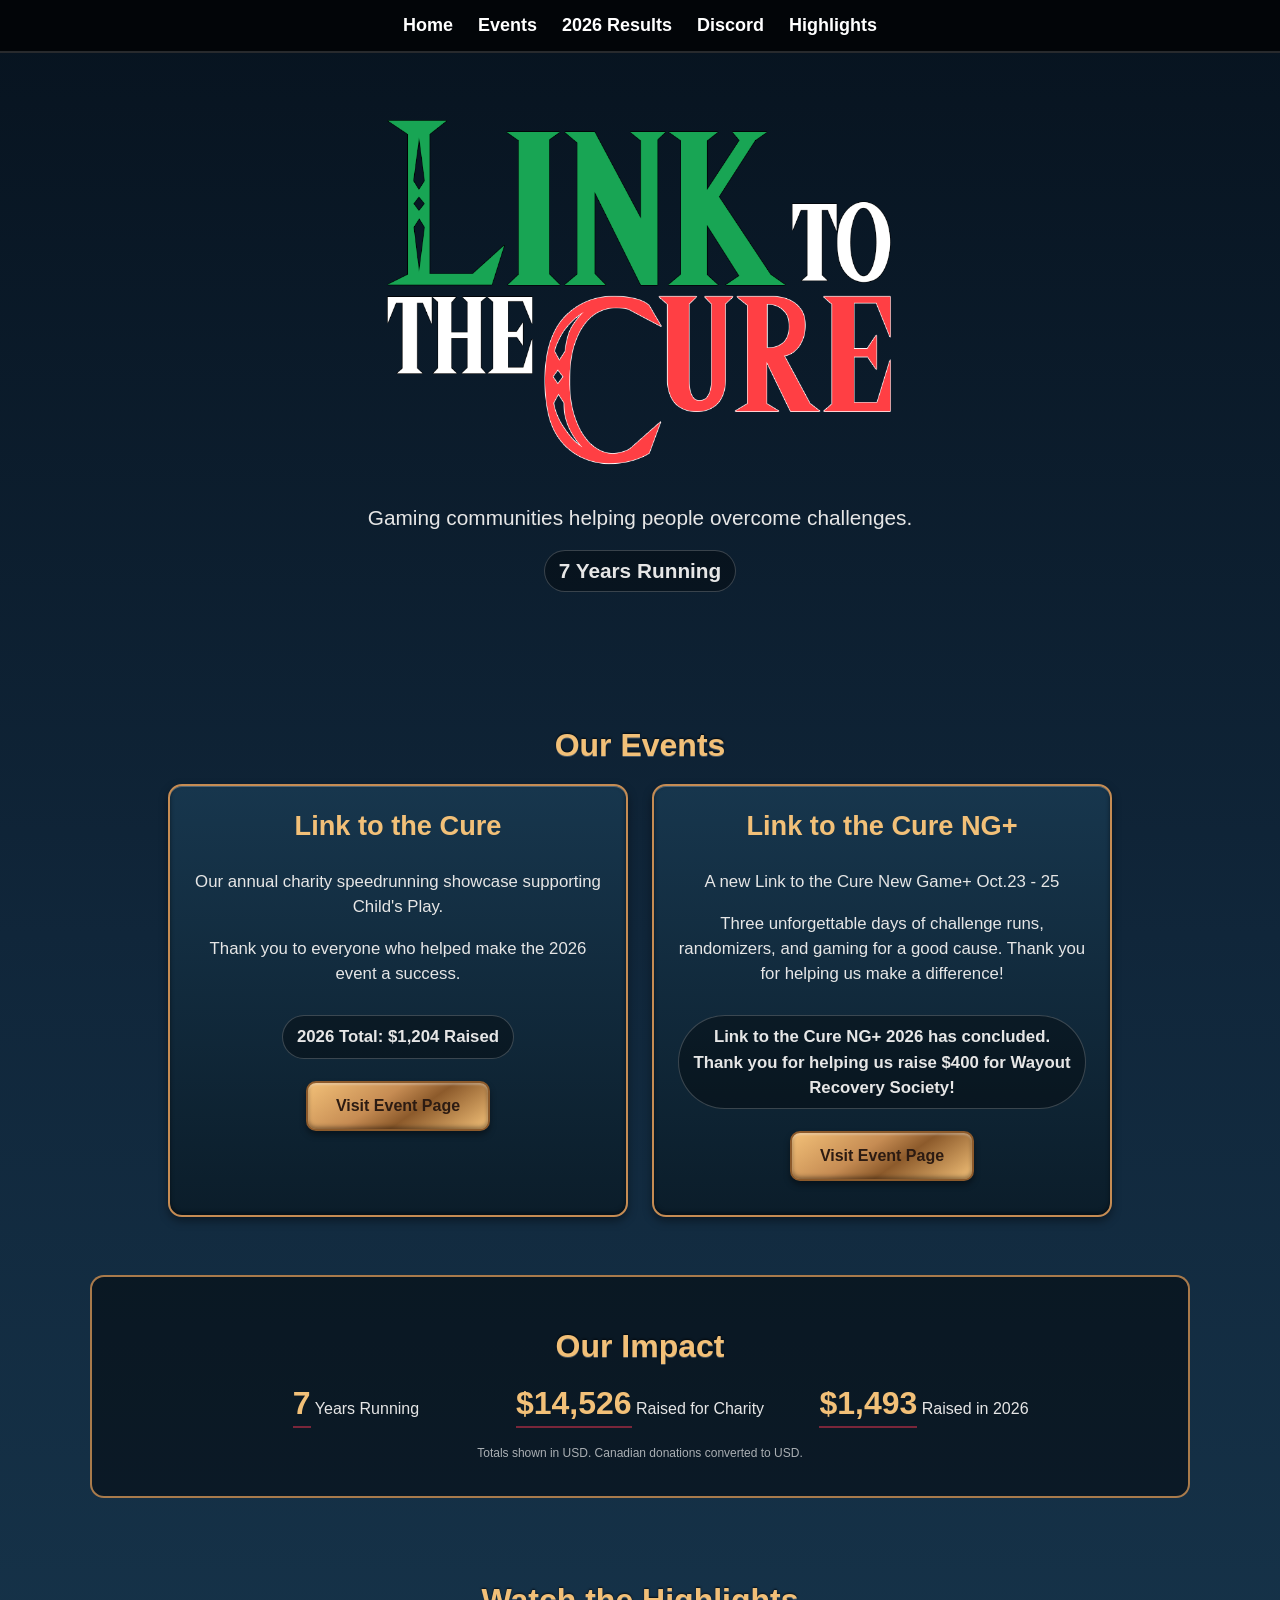
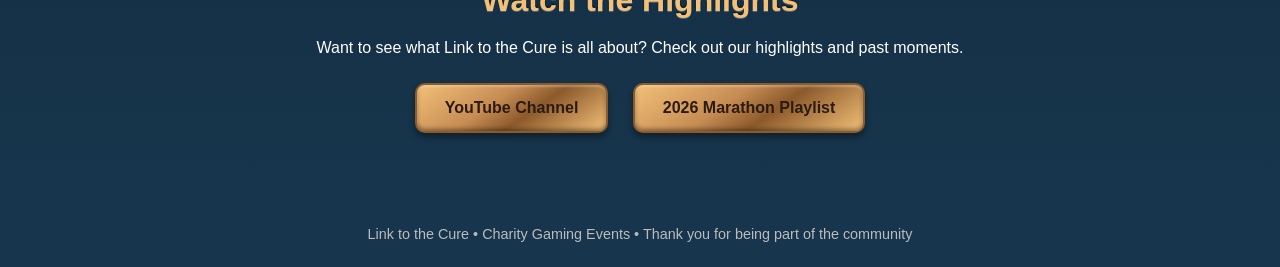
<file: index.html>
<!DOCTYPE html>
<html lang="en">
<head>
  <meta charset="UTF-8" />
  <meta name="viewport" content="width=device-width, initial-scale=1.0" />

  <!----<title>Link to the Cure</title>----->

  <link rel="icon" type="image/png" href="8-bitheart.png">
  <link rel="stylesheet" href="home.css">
</head>

<body>

  <nav class="navbar">
    <a href="index.html">Home</a>
    <a href="#events">Events</a>
    <a href="results.html">2026 Results</a>
    <a href="https://discord.gg/Wd9zp66AXA" target="_blank">Discord</a>
    <a href="https://www.youtube.com/@linktothecure4130" target="_blank">Highlights</a>
  </nav>

  <header class="hero">
    <img src="lttc_logonew.png" alt="Link to the Cure Logo" class="hero-logo">

    <!-----<h1>Link to the Cure</h1>----->

    <p>
      Gaming communities helping people overcome challenges.
    </p>

    <p class="status">
      7 Years Running
    </p>
  </header>

  <section id="events" class="section">
    <h2>Our Events</h2>

    <div class="event-grid">

      <div class="event-card">
        <h3>Link to the Cure</h3>

        <p>
          Our annual charity speedrunning showcase supporting Child's Play.
        </p>

        <p>
          Thank you to everyone who helped make the 2026 event a success.
        </p>

        <p class="status">
          2026 Total: $1,204 Raised
        </p>

        <a class="button" href="LttC.html">
          Visit Event Page
        </a>
      </div>

      <div class="event-card">
        <h3>Link to the Cure NG+</h3>

        <p>
          A new Link to the Cure New Game+ Oct.23 - 25 
        </p>

        <p>
          Three unforgettable days of challenge runs, randomizers, and gaming for a good cause. Thank you for helping us make a difference!
        </p>

        <p class="status" id="countdown">
         Loading countdown...
        </p>
        <br>
        <a class="button" href="LttCng.html">
          Visit Event Page
        </a>
        <br>
      </div>

    </div>
  </section>
  
     <section class="section impact-box">
  <h2>Our Impact</h2>

  <div class="impact-stats">

    <div class="stat">
      <strong>7</strong>
      <span>Years Running</span>
    </div>

    <div class="stat">
      <strong>$14,526</strong>
      <span>Raised for Charity</span>
    </div>

    <div class="stat">
      <strong>$1,493</strong>
      <span>Raised in 2026</span>
    </div>

  </div>
       <p style="font-size: 0.75rem; opacity: 0.65; text-align: center; margin-top: 18px;">
  Totals shown in USD. Canadian donations converted to USD.
</p>
  </section>

  <section class="section">
  <h2>Watch the Highlights</h2>

  <p>
    Want to see what Link to the Cure is all about? Check out our highlights and past moments.
  </p>

  <a class="button"
     href="https://www.youtube.com/@linktothecure4130"
     target="_blank">
     YouTube Channel
  </a>

  <a class="button"
     href="https://www.youtube.com/watch?v=FhYnPRK4gg8&list=PLbw2-9IN8sBh_thA6vPGCFg4bxZFXJS-E"
     target="_blank">
     2026 Marathon Playlist
  </a>

</section>

  <footer>
    Link to the Cure • Charity Gaming Events • Thank you for being part of the community
  </footer>

<!-- ===== NG+ EVENT COUNTDOWN ===== -->
<script>
    const eventDate = new Date("2026-10-23T17:00:00-04:00").getTime();

    function updateCountdown() {
        const now = new Date().getTime();
        const distance = eventDate - now;

        if (distance <= 0) {
            document.getElementById("countdown").innerHTML =
               "Link to the Cure NG+ 2026 has concluded. Thank you for helping us raise $400 for Wayout Recovery Society!";
            return;
        }

        const days = Math.floor(distance / (1000 * 60 * 60 * 24));
        const hours = Math.floor((distance / (1000 * 60 * 60)) % 24);
        const minutes = Math.floor((distance / (1000 * 60)) % 60);

        document.getElementById("countdown").innerHTML =
            `${days} days, ${hours} hours, ${minutes} minutes`;
    }

    updateCountdown();
    setInterval(updateCountdown, 60000);
</script>
<!-- ===== END NG+ EVENT COUNTDOWN ===== -->

</body>
</html>
  
</body>
</html>
</file>
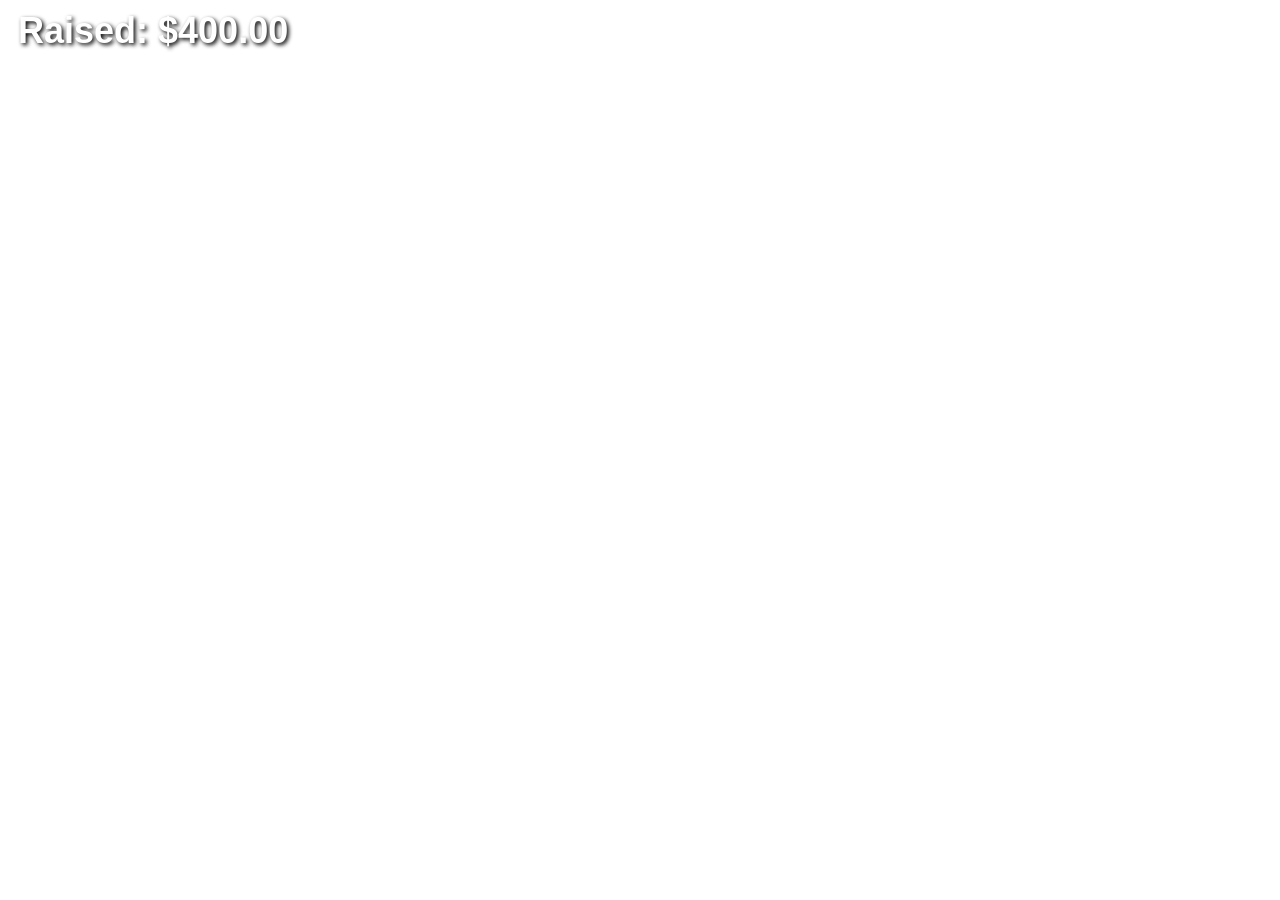
<file: donation-counter.html>
<!DOCTYPE html>
<html lang="en">
<head>
  <meta charset="UTF-8">
  <meta name="viewport" content="width=device-width, initial-scale=1.0">
  <title>Link to the Cure Donation Counter</title>

  <style>
    html, body {
      margin: 0;
      padding: 0;
      background: transparent;
      overflow: hidden;
    }

    body {
      font-family: Arial, sans-serif;
      color: white;
    }

    #counter {
      display: inline-block;
      padding: 10px 18px;
      font-size: 36px;
      font-weight: bold;
      text-shadow: 2px 2px 4px black;
      white-space: nowrap;
    }
  </style>
</head>

<body>
  <div id="counter">Loading donations...</div>

  <script>
    async function updateDonations() {
      try {
        const response = await fetch(
          'donation-total.json?t=' + Date.now(),
          { cache: 'no-store' }
        );

        if (!response.ok) {
          throw new Error('Unable to load donation total');
        }

        const data = await response.json();

        const formatted = Number(data.total).toLocaleString(
          'en-CA',
          {
            style: 'currency',
            currency: 'CAD'
          }
        );

        document.getElementById('counter').textContent =
          'Raised: ' + formatted;

      } catch (error) {
        console.error('Donation counter update failed:', error);
      }
    }

    updateDonations();

    setInterval(updateDonations, 30000);
  </script>
</body>
</html>
</file>
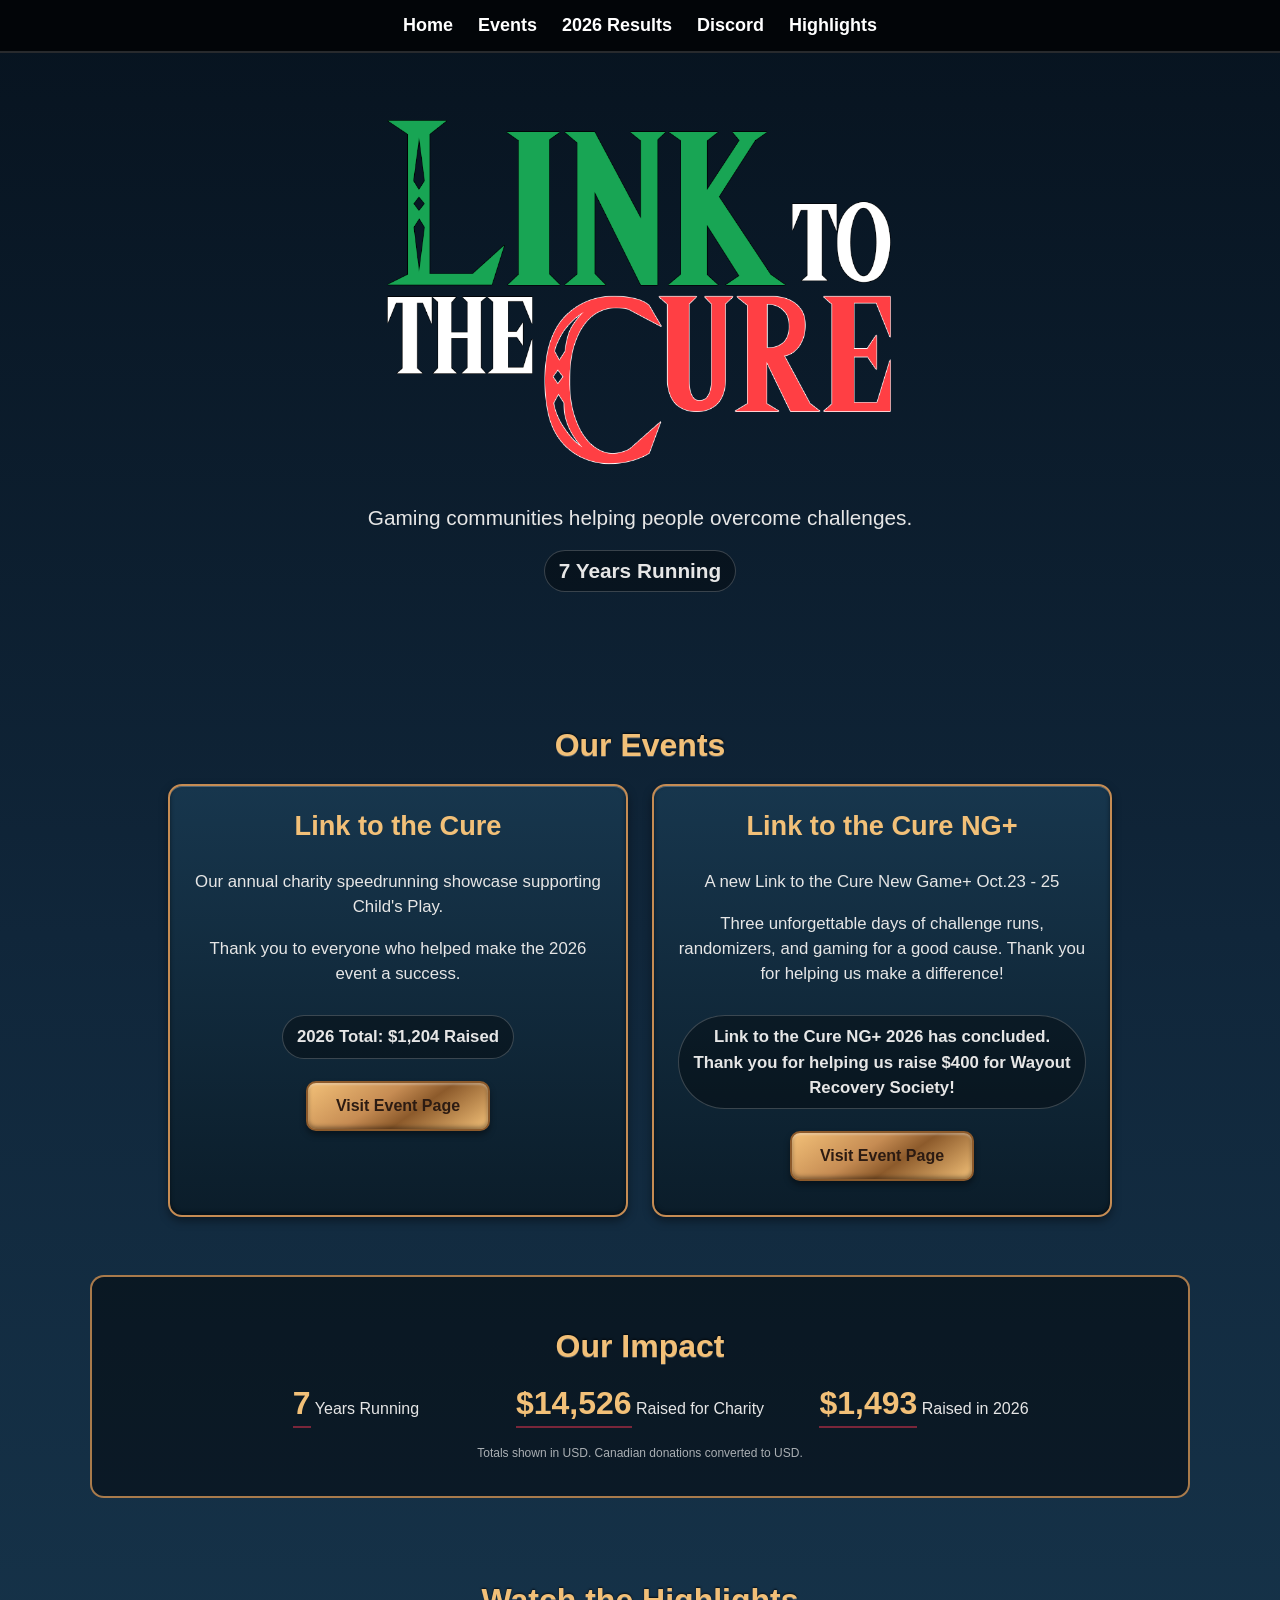
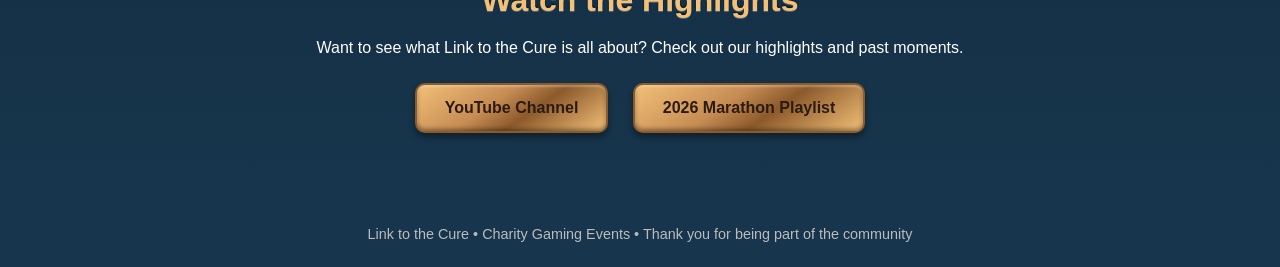
<file: index-test.html>
<!DOCTYPE html>
<html lang="en">
<head>
  <meta charset="UTF-8" />
  <meta name="viewport" content="width=device-width, initial-scale=1.0" />

  <!----<title>Link to the Cure</title>----->

  <link rel="icon" type="image/png" href="8-bitheart.png">
  <link rel="stylesheet" href="home.css">
</head>

<body>

  <nav class="navbar">
    <a href="index.html">Home</a>
    <a href="#events">Events</a>
    <a href="results.html">2026 Results</a>
    <a href="https://discord.gg/Wd9zp66AXA" target="_blank">Discord</a>
    <a href="https://www.youtube.com/@linktothecure4130" target="_blank">Highlights</a>
  </nav>

  <header class="hero">
    <img src="lttc_logonew.png" alt="Link to the Cure Logo" class="hero-logo">

    <!-----<h1>Link to the Cure</h1>----->

    <p>
      Gaming communities helping people overcome challenges.
    </p>

    <p class="status">
      7 Years Running
    </p>
  </header>

  <section id="events" class="section">
    <h2>Our Events</h2>

    <div class="event-grid">

      <div class="event-card">
        <h3>Link to the Cure</h3>

        <p>
          Our annual charity speedrunning showcase supporting Child's Play.
        </p>

        <p>
          Thank you to everyone who helped make the 2026 event a success.
        </p>

        <p class="status">
          2026 Total: $1,204 Raised
        </p>

        <a class="button" href="LttC.html">
          Visit Event Page
        </a>
      </div>

      <div class="event-card">
        <h3>Link to the Cure NG+</h3>

        <p>
          A new Link to the Cure New Game+ Oct.23 - 25 
        </p>

        <p>
          Three unforgettable days of challenge runs, randomizers, and gaming for a good cause. Thank you for helping us make a difference!
        </p>

        <p class="status" id="countdown">
         Loading countdown...
        </p>
        <br>
        <a class="button" href="LttCng.html">
          Visit Event Page
        </a>
        <br>
      </div>

    </div>
  </section>
  
     <section class="section impact-box">
  <h2>Our Impact</h2>

  <div class="impact-stats">

    <div class="stat">
      <strong>7</strong>
      <span>Years Running</span>
    </div>

    <div class="stat">
      <strong>$14,526</strong>
      <span>Raised for Charity</span>
    </div>

    <div class="stat">
      <strong>$1,493</strong>
      <span>Raised in 2026</span>
    </div>

  </div>
       <p style="font-size: 0.75rem; opacity: 0.65; text-align: center; margin-top: 18px;">
  Totals shown in USD. Canadian donations converted to USD.
</p>
  </section>

  <section class="section">
  <h2>Watch the Highlights</h2>

  <p>
    Want to see what Link to the Cure is all about? Check out our highlights and past moments.
  </p>

  <a class="button"
     href="https://www.youtube.com/@linktothecure4130"
     target="_blank">
     YouTube Channel
  </a>

  <a class="button"
     href="https://www.youtube.com/watch?v=FhYnPRK4gg8&list=PLbw2-9IN8sBh_thA6vPGCFg4bxZFXJS-E"
     target="_blank">
     2026 Marathon Playlist
  </a>

</section>

  <footer>
    Link to the Cure • Charity Gaming Events • Thank you for being part of the community
  </footer>

<!-- ===== NG+ EVENT COUNTDOWN ===== -->
<script>
    const eventDate = new Date("2026-10-23T17:00:00-04:00").getTime();

    function updateCountdown() {
        const now = new Date().getTime();
        const distance = eventDate - now;

        if (distance <= 0) {
            document.getElementById("countdown").innerHTML =
               "Link to the Cure NG+ 2026 has concluded. Thank you for helping us raise $400 for Wayout Recovery Society!";
            return;
        }

        const days = Math.floor(distance / (1000 * 60 * 60 * 24));
        const hours = Math.floor((distance / (1000 * 60 * 60)) % 24);
        const minutes = Math.floor((distance / (1000 * 60)) % 60);

        document.getElementById("countdown").innerHTML =
            `${days} days, ${hours} hours, ${minutes} minutes`;
    }

    updateCountdown();
    setInterval(updateCountdown, 60000);
</script>
<!-- ===== END NG+ EVENT COUNTDOWN ===== -->

</body>
</html>
  
</body>
</html>
</file>
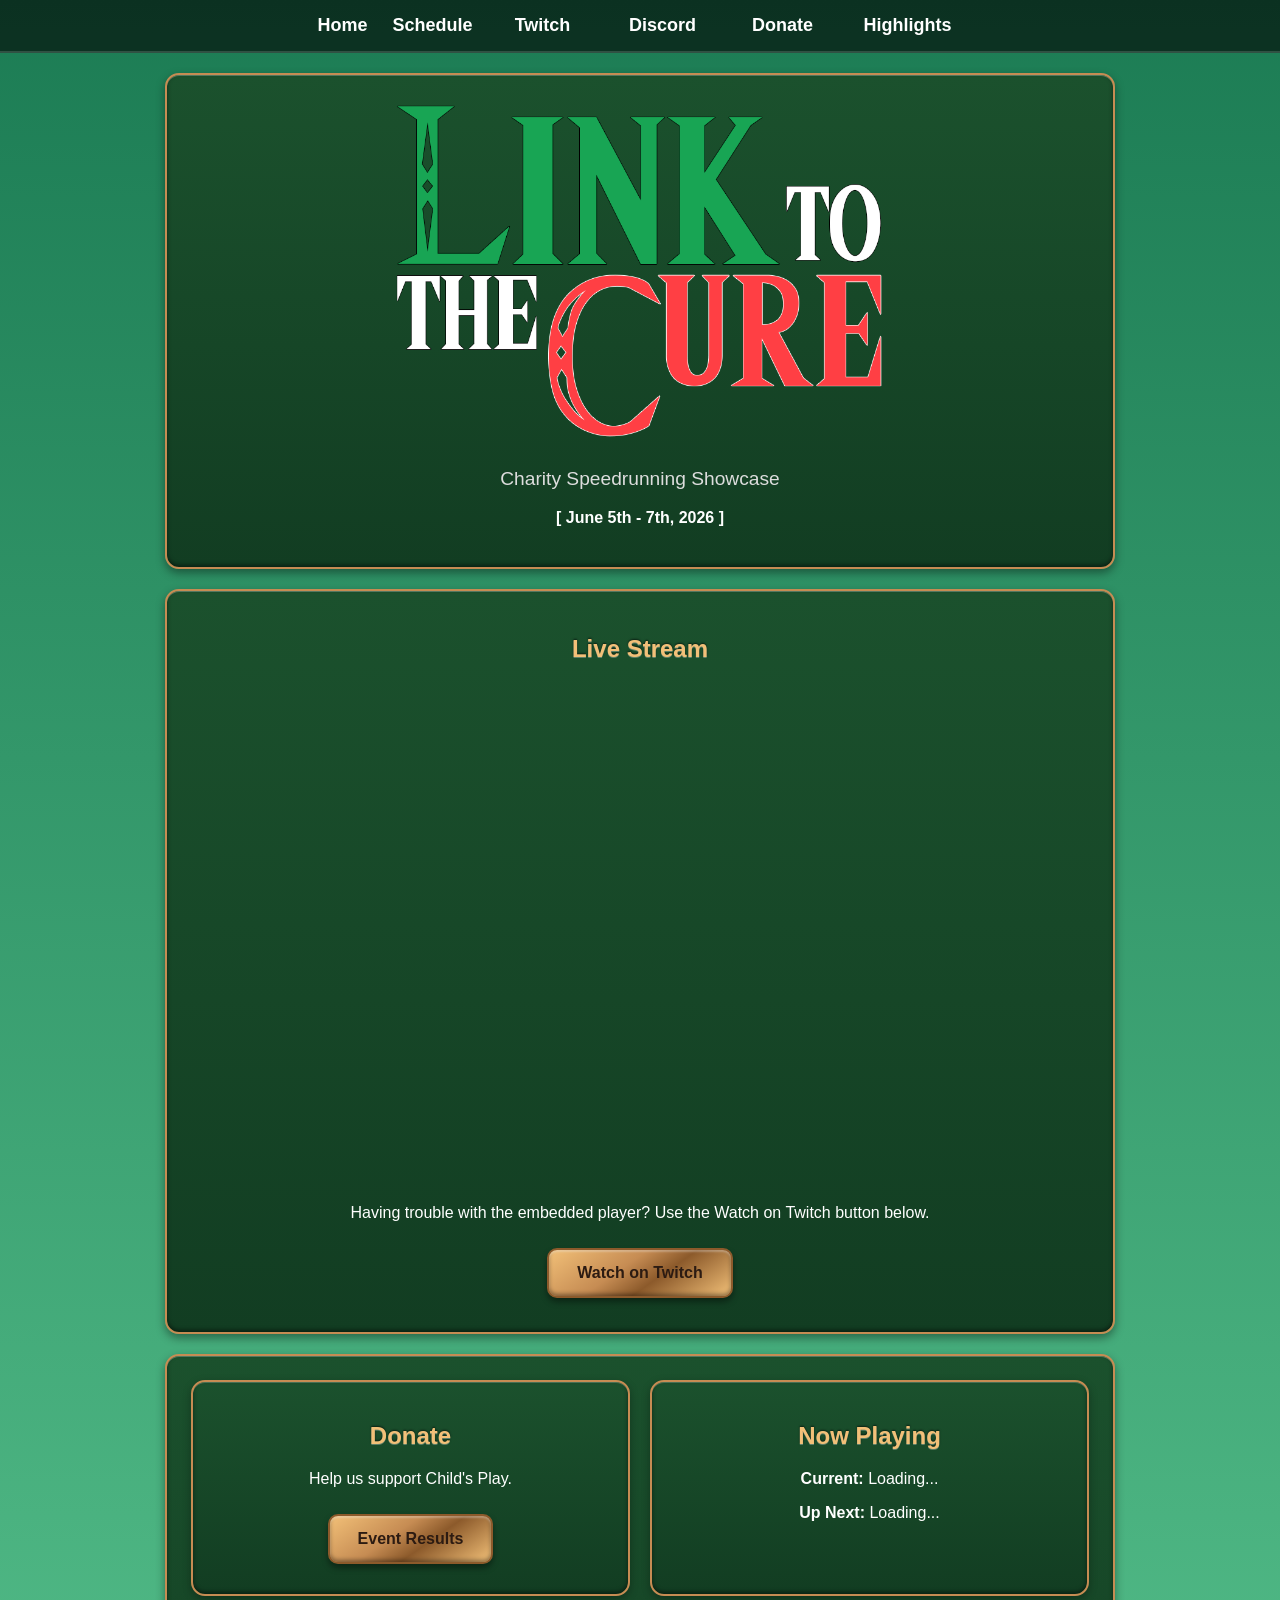
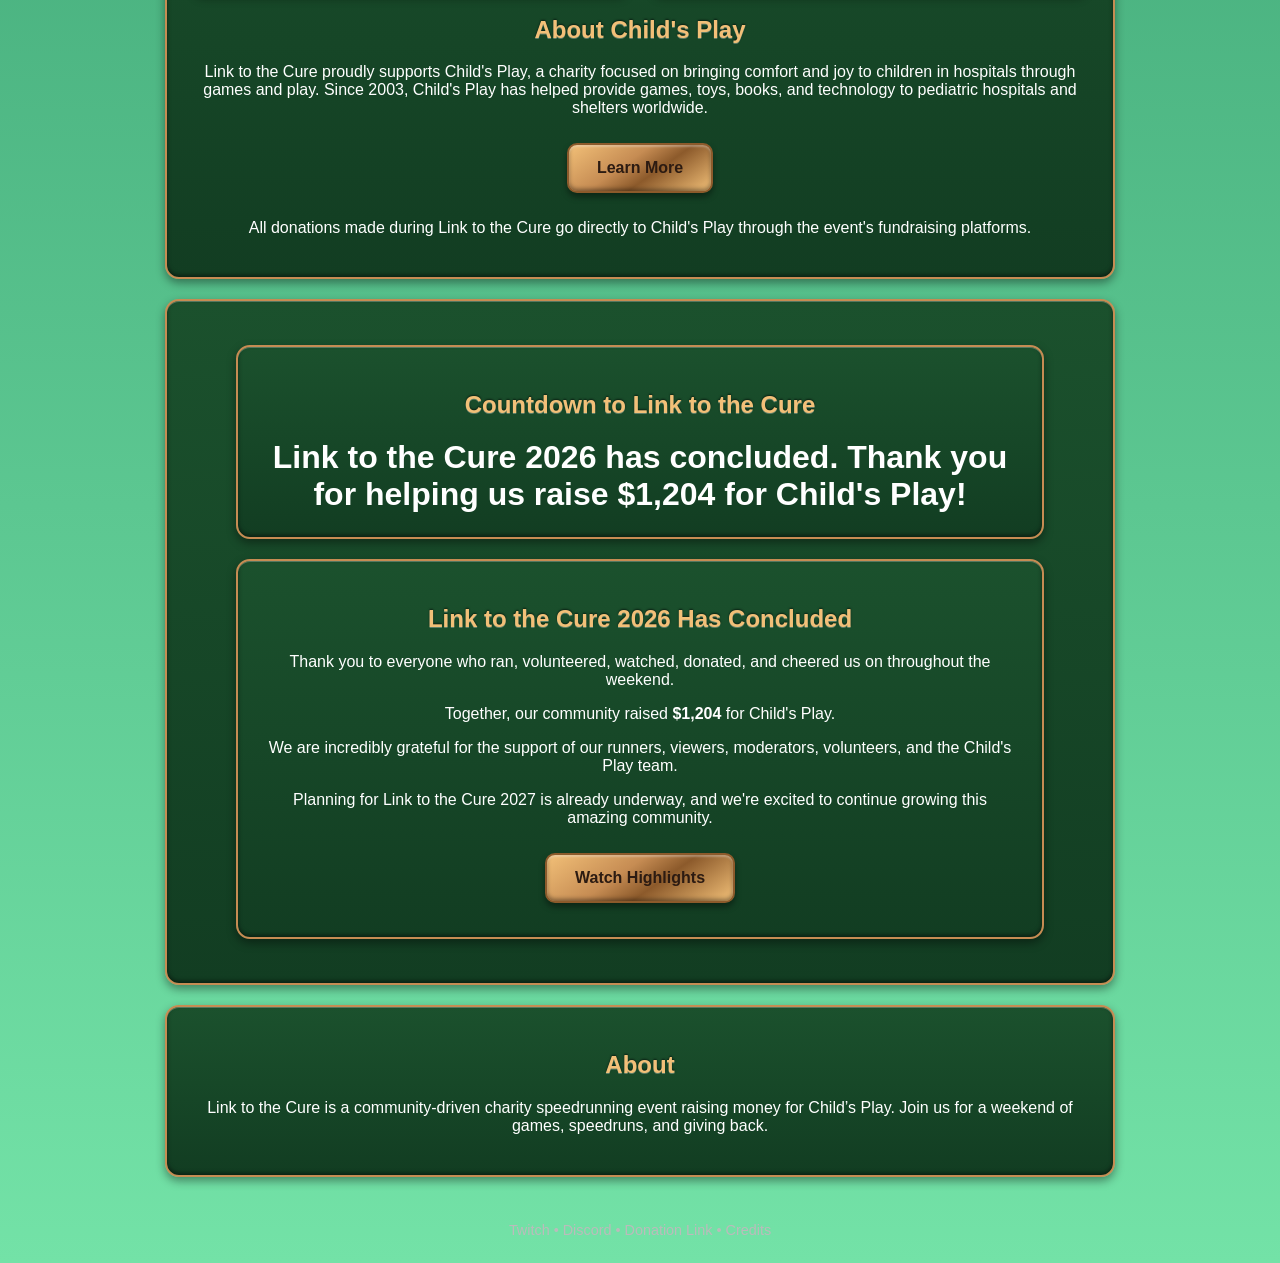
<file: LttC.html>
<!DOCTYPE html>
<html lang="en">
<head>
  <!-- Google tag (gtag.js) -->
<script async src="https://www.googletagmanager.com/gtag/js?id=G-DKDGR9PYD3"></script>
<script>
  window.dataLayer = window.dataLayer || [];
  function gtag(){dataLayer.push(arguments);}
  gtag('js', new Date());
  gtag('config', 'G-DKDGR9PYD3');
</script>

  <link rel="stylesheet" href="event.css">
  <meta charset="UTF-8" />
  <meta name="viewport" content="width=device-width, initial-scale=1.0" />
  <!-----<title>Link to the Cure</title>------>
<link rel="icon" type="image/png" href="8-bitheart.png">
 
</head>

<body>
  <nav class="navbar">
  <a href="index.html">Home</a>
  <a href="#schedule">Schedule</a>
<a href="https://twitch.tv/linktothecure"
   class="twitch-link"
   target="_blank">

    <span class="link-text">
        Twitch
    </span>

    <span class="twitch-icon">
        <img src="twitch-icon.png" alt="Twitch">
    </span>

</a>
</a>
    <a href="https://discord.gg/Wd9zp66AXA"
   class="discord-link"
   target="_blank">

    <span class="link-text">
        Discord
    </span>

    <span class="discord-icon">
        <img src="discord-icon.png" alt="Discord">
    </span>

</a>
  <a href="results.html"
   class="donate-link"
   target="_blank">

    <span class="link-text">
        Donate
    </span>

    <span class="donate-icon">
        <img src="childsplay-icon.png" alt="Donate">
    </span>

</a>
    <a href="https://www.youtube.com/@linktothecure4130"
   class="youtube-link"
   target="_blank">

    <span class="link-text">Highlights</span>

    <span class="youtube-icon">
        <span class="youtube-pill">▶</span>
    </span>

</a>
  </nav>
  <section class="box">
  <img src="lttc_logonew.png" alt="Link to the Cure Logo" class="logo">

  <p class="tagline">Charity Speedrunning Showcase</p>
  <p><strong>[ June 5th - 7th, 2026 ]</strong></p>
  </section>

  <section class="box">
    <h2>Live Stream</h2>

    <div class="stream-wrapper">
      <iframe
      src="https://player.twitch.tv/?channel=linktothecure&parent=linktothecure.org&parent=linktothecure.github.io"
      width="100%"
      height="480"
      allowfullscreen="true"
      scrolling="no"
      frameborder="0">
      </iframe>
    </div>
  <p class="small-note">
  Having trouble with the embedded player? Use the Watch on Twitch button below.
  </p>
    <a class="button" href="https://twitch.tv/linktothecure" target="_blank">
      Watch on Twitch
    </a>
  </section>

  <section class="box">

  <div class="two-column">

    <div class="small-box">
      <h2>Donate</h2>

      <p>Help us support Child's Play.</p>

      <a class="button"
         href="results.html"
         target="_blank">
         Event Results
      </a>
    </div>

    <div class="small-box">
      <h2>Now Playing</h2>

      <p><strong>Current:</strong>
        <span id="now-game">Loading...</span>
      </p>

      <p><strong>Up Next:</strong>
        <span id="next-game">Loading...</span>
      </p>
    </div>

  </div>

  <div class="charity-info">

    <h2>About Child's Play</h2>

    <p>
      Link to the Cure proudly supports Child's Play, a charity focused on bringing comfort and joy to children in hospitals through games and play. Since 2003,
      Child's Play has helped provide games, toys, books, and technology
      to pediatric hospitals and shelters worldwide.
    </p>

    <a class="button"
       href="https://childsplaycharity.org/site/about"
       target="_blank">
       Learn More
    </a>
    <p class="disclaimer">
      All donations made during Link to the Cure go directly to Child's Play through the event's fundraising platforms.
    </p>
  </div>

</section>

<section id="schedule">
  <section class="box">

  <section class="box countdown-box">
  <h2>Countdown to Link to the Cure</h2>
  <div id="countdown">Loading...</div>
  </section>
    
  <div class="box">

  <h2>Link to the Cure 2026 Has Concluded</h2>

  <p>
    Thank you to everyone who ran, volunteered, watched, donated, and cheered us on throughout the weekend.
  </p>

  <p>
    Together, our community raised <strong>$1,204</strong> for Child's Play.
  </p>

  <p>
    We are incredibly grateful for the support of our runners, viewers, moderators, volunteers, and the Child's Play team.
  </p>

  <p>
    Planning for Link to the Cure 2027 is already underway, and we're excited to continue growing this amazing community.
  </p>

  <a class="button"
     href="https://www.youtube.com/@linktothecure4130"
     target="_blank">
     Watch Highlights
  </a>

</div>
  </section>

  <section class="box">
    <h2>About</h2>
    <p>
      Link to the Cure is a community-driven charity speedrunning event
      raising money for Child’s Play. Join us for a weekend of games,
      speedruns, and giving back.
    </p>
  </section>

  <footer>
    Twitch • Discord • Donation Link • Credits
  </footer>
<script>

  function formatTime(timestamp) {
  const date = new Date(timestamp * 1000);
  return date.toLocaleString("en-US", {
    weekday: "short",
    hour: "numeric",
    minute: "2-digit"
  });
}

function renderSchedule(items) {
  const tableBody = document.querySelector("#schedule-table tbody");
  tableBody.innerHTML = "";

  items.forEach(item => {
    const row = document.createElement("tr");

    const timeCell = document.createElement("td");
    timeCell.textContent = formatTime(item.scheduled_t);

    const runCell = document.createElement("td");
    runCell.textContent = item.data[0];

    row.appendChild(timeCell);
    row.appendChild(runCell);

    tableBody.appendChild(row);
  });
}
</script>
 <script>
  const eventDate = new Date("2026-06-05T18:00:00-04:00").getTime();

  function updateCountdown() {
    const now = new Date().getTime();
    const distance = eventDate - now;

    if (distance <= 0) {
    document.getElementById("countdown").innerHTML =
    "Link to the Cure 2026 has concluded. Thank you for helping us raise $1,204 for Child's Play!";
    return;
    }

    const days = Math.floor(distance / (1000 * 60 * 60 * 24));
    const hours = Math.floor((distance / (1000 * 60 * 60)) % 24);
    const minutes = Math.floor((distance / (1000 * 60)) % 60);

    document.getElementById("countdown").innerHTML =
      `${days} days, ${hours} hours, ${minutes} minutes`;
  }

  updateCountdown();
  setInterval(updateCountdown, 60000);
</script> 
</body>
</html>
</file>
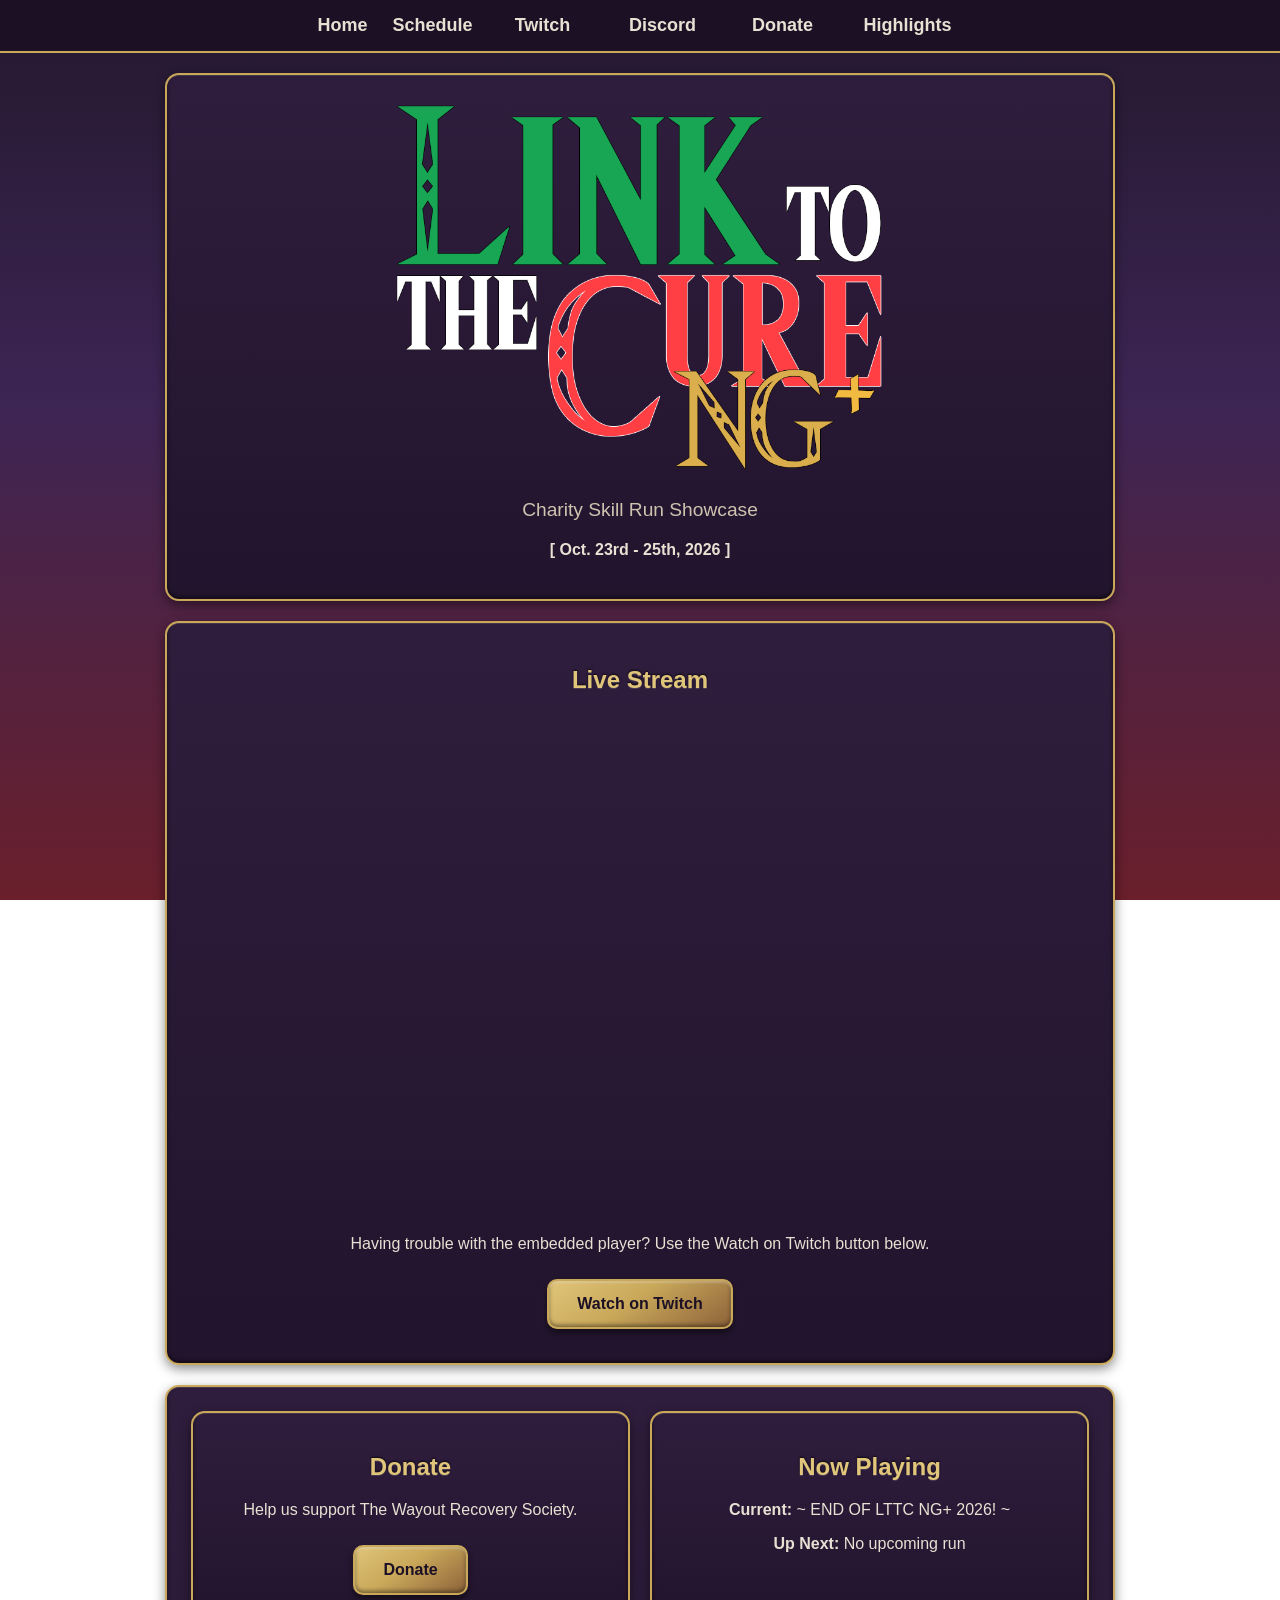
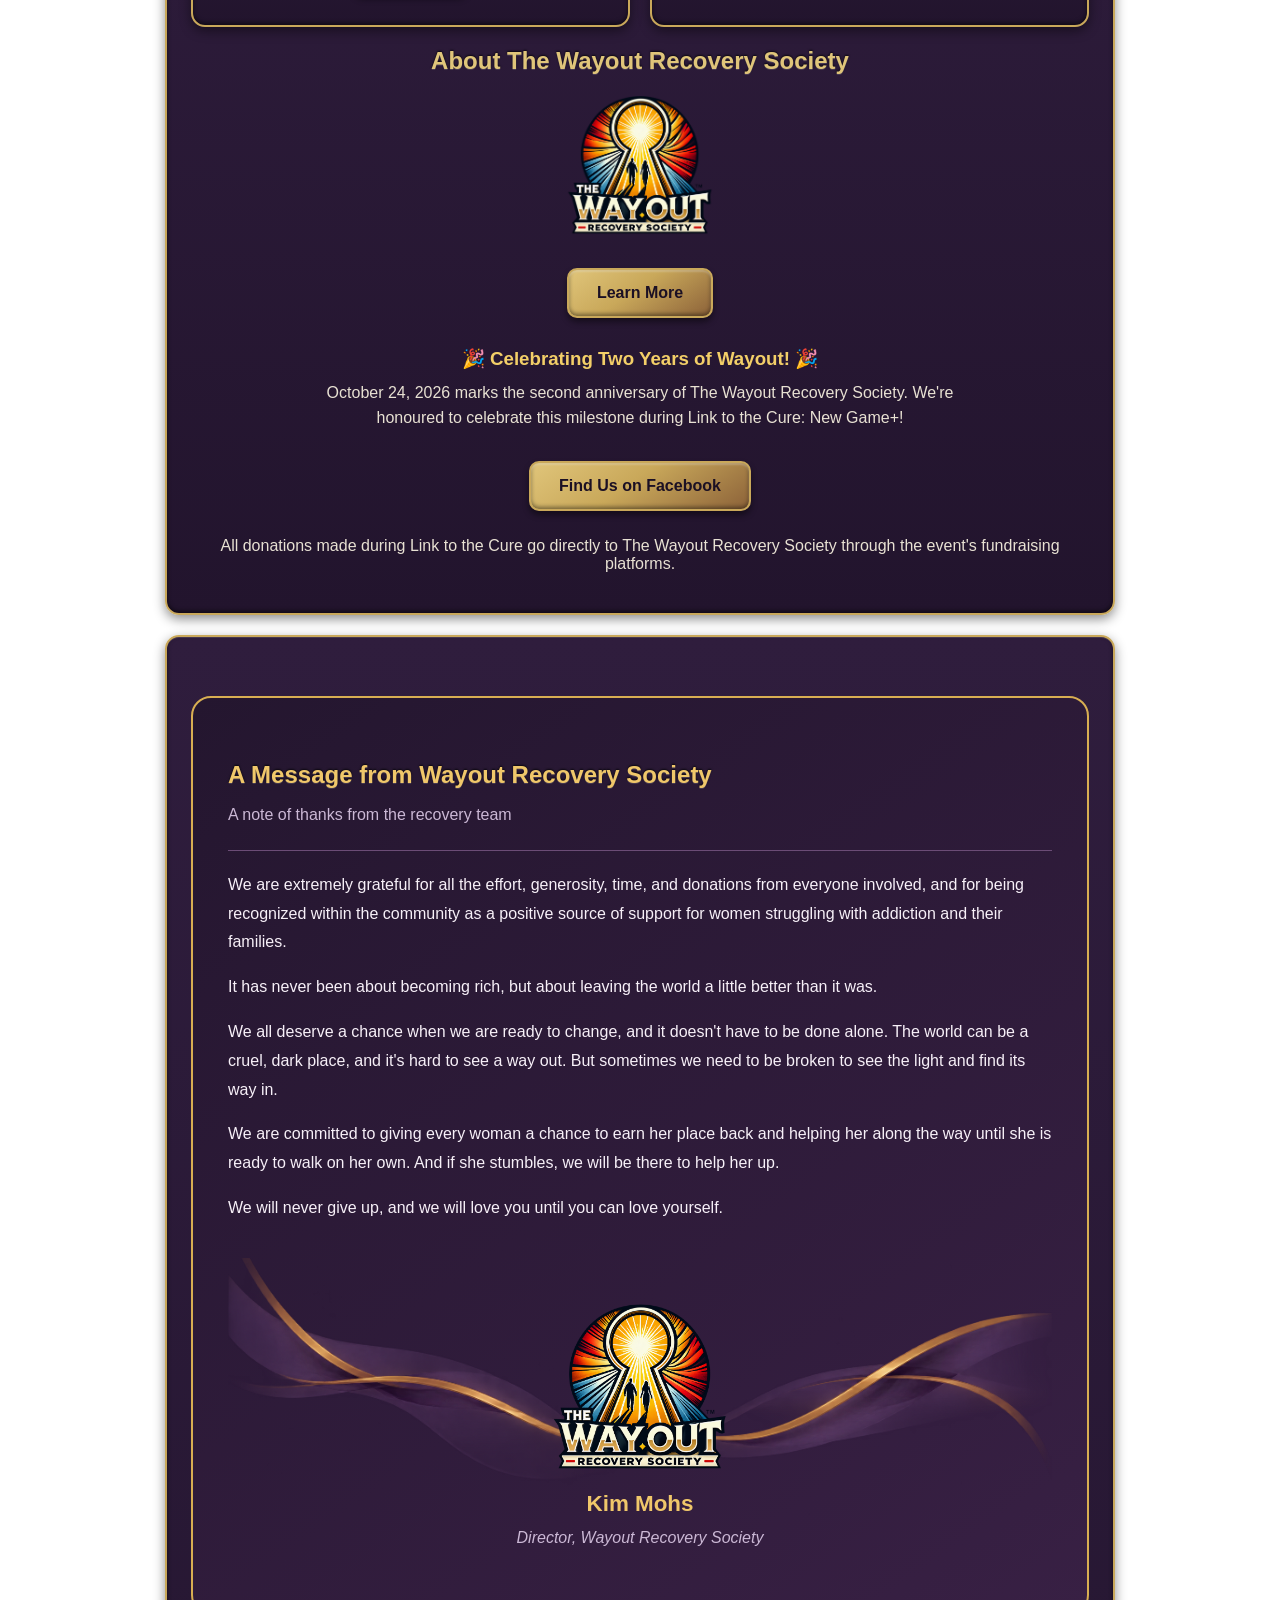
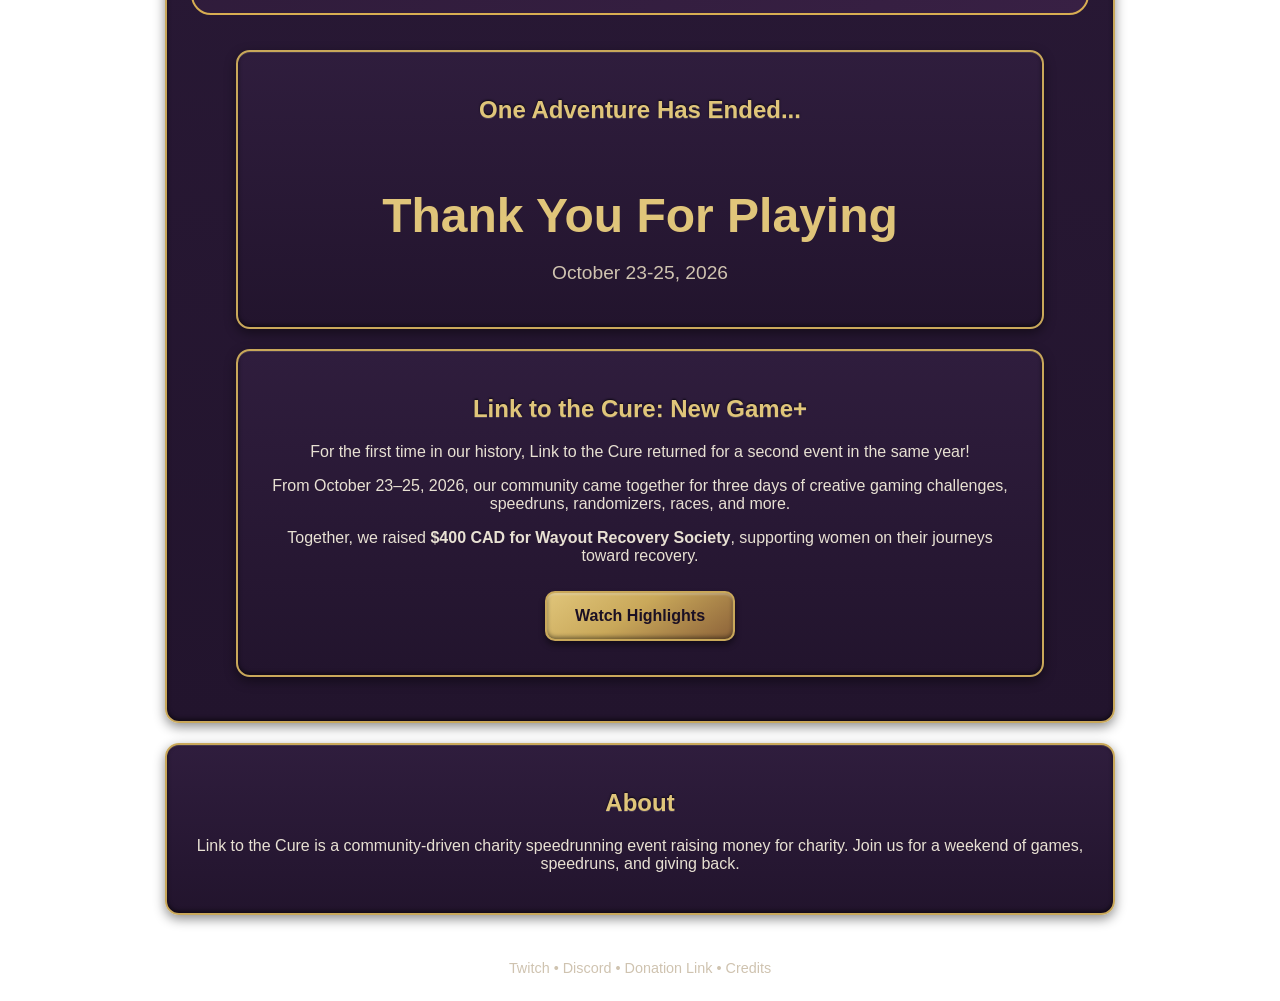
<file: LttCng.html>
<!DOCTYPE html>
<html lang="en">
<head>
  <!-- Google tag (gtag.js) -->
<script async src="https://www.googletagmanager.com/gtag/js?id=G-DKDGR9PYD3"></script>
<script>
  window.dataLayer = window.dataLayer || [];
  function gtag(){dataLayer.push(arguments);}
  gtag('js', new Date());
  gtag('config', 'G-DKDGR9PYD3');
</script>

  <link rel="stylesheet" href="event2.css">
  <meta charset="UTF-8" />
  <meta name="viewport" content="width=device-width, initial-scale=1.0" />
  <title>Link to the Cure</title>
<link rel="icon" type="image/png" href="8-bitheart.png">
 
</head>

<body>
  <nav class="navbar">
  <a href="index.html">Home</a>
  <a href="#schedule">Schedule</a>
<a href="https://twitch.tv/linktothecure"
   class="twitch-link"
   target="_blank">

    <span class="link-text">
        Twitch
    </span>

    <span class="twitch-icon">
        <img src="twitch-icon.png" alt="Twitch">
    </span>

</a>
</a>
    <a href="https://discord.gg/Wd9zp66AXA"
   class="discord-link"
   target="_blank">

    <span class="link-text">
        Discord
    </span>

    <span class="discord-icon">
        <img src="discord-icon.png" alt="Discord">
    </span>

</a>
  <a href="https://www.zeffy.com/en-CA/donation-form/link-to-the-cure-new-game"
   class="donate-link"
   target="_blank">

    <span class="link-text">
        Donate
    </span>

    <span class="donate-icon">
        <img src="wayouttransparent.png" alt="Donate">
    </span>

</a>
    <a href="https://www.youtube.com/@linktothecure4130"
   class="youtube-link"
   target="_blank">

    <span class="link-text">Highlights</span>

    <span class="youtube-icon">
        <span class="youtube-pill">▶</span>
    </span>

</a>
  </nav>
  <section class="box">
  <img src="lttcng+.png" alt="Link to the Cure Logo" class="logo">

  <p class="tagline">Charity Skill Run Showcase</p>
  <p><strong>[ Oct. 23rd - 25th, 2026 ]</strong></p>
  </section>

  <section class="box">
    <h2>Live Stream</h2>

    <div class="stream-wrapper">
      <iframe
      src="https://player.twitch.tv/?channel=linktothecure&parent=linktothecure.org&parent=linktothecure.github.io"
      width="100%"
      height="480"
      allowfullscreen="true"
      scrolling="no"
      frameborder="0">
      </iframe>
    </div>
  <p class="small-note">
  Having trouble with the embedded player? Use the Watch on Twitch button below.
  </p>
    <a class="button" href="https://twitch.tv/linktothecure" target="_blank">
      Watch on Twitch
    </a>
  </section>

  <section class="box">

  <div class="two-column">

    <div class="small-box">
      <h2>Donate</h2>

      <p>Help us support The Wayout Recovery Society.</p>

      <a class="button"
         href="https://www.zeffy.com/en-CA/donation-form/link-to-the-cure-new-game"
         target="_blank">
         Donate
      </a>
    </div>

    <div class="small-box">
      <h2>Now Playing</h2>

      <p><strong>Current:</strong>
        <span id="now-game">Loading...</span>
      </p>

      <p><strong>Up Next:</strong>
        <span id="next-game">Loading...</span>
      </p>
    </div>

  </div>

  <div class="charity-info">

    <h2>About The Wayout Recovery Society</h2>

<img src="wayouttransparent.png"
         alt="The Wayout Recovery Society Logo"
         style="width: 150px; height: auto;">
    <p></p>
    <a class="button"
       href="https://thewayoutsociety.org/about/"
       target="_blank">
       Learn More
    </a>
    <div style="text-align: center; margin: 20px auto; max-width: 650px;">
    <h3 style="color: #f3cf68; margin-bottom: 10px;">
        🎉 Celebrating Two Years of Wayout! 🎉
    </h3>
    <p style="margin: 0; line-height: 1.6;">
        October 24, 2026 marks the second anniversary of
        The Wayout Recovery Society. We're honoured to celebrate
        this milestone during Link to the Cure: New Game+!
    </p>
</div>
    <a class="button"
   href="https://www.facebook.com/share/1JvXyDmTUd/"
   target="_blank"
   rel="noopener noreferrer">
    Find Us on Facebook
  </a>
    <p class="disclaimer">
      All donations made during Link to the Cure go directly to The Wayout Recovery Society through the event's fundraising platforms.
    </p>
  </div>

<section class="section schedule-section">



</section>    

</section>

<section id="schedule">
  <section class="box">

<!-- WAYOUT RECOVERY SOCIETY MESSAGE -->
    <div style="
    max-width: 1000px;
    margin: 35px auto;
    padding: 35px;
    background: linear-gradient(145deg, #24162f, #382044);
    border: 2px solid #d8ae52;
    border-radius: 20px;
    color: #f7f0f8;
    box-sizing: border-box;
    text-align: left;
    line-height: 1.8;
">

    <h2 style="color: #f0c76a; margin-bottom: 5px;">
        A Message from Wayout Recovery Society
    </h2>

    <p style="color: #cbb8d5; margin-top: 0;">
        A note of thanks from the recovery team
    </p>

    <hr style="border: 0; border-top: 1px solid #6b4c76; margin: 20px 0;">

    <p style="text-align: left;">
        We are extremely grateful for all the effort, generosity,
        time, and donations from everyone involved, and for being
        recognized within the community as a positive source of
        support for women struggling with addiction and their families.
    </p>

    <p>
        It has never been about becoming rich, but about leaving
        the world a little better than it was.
    </p>

    <p style="text-align: left;">
        We all deserve a chance when we are ready to change, and
        it doesn't have to be done alone. The world can be a cruel,
        dark place, and it's hard to see a way out. But sometimes
        we need to be broken to see the light and find its way in.
    </p>

    <p style="text-align: left;">
        We are committed to giving every woman a chance to earn
        her place back and helping her along the way until she is
        ready to walk on her own. And if she stumbles, we will
        be there to help her up.
    </p>

    <p style="text-align: left;">
        We will never give up, and we will love you until you
        can love yourself.
    </p>

<div style="
    text-align: center;
    margin-top: 35px;
    padding: 45px 10px 25px;
    background-image: url('ribbon.png');
    background-repeat: no-repeat;
    background-position: center -45px;
    background-size: 100% 100%;
">
      
        <img
            src="wayouttransparent.png"
            alt="Wayout Recovery Society logo"
           style="position: relative; z-index: 1; width: 180px; max-width: 65%; height: auto;"
        >

        <div style="color: #f0c76a; font-size: 1.4rem; font-weight: bold;">
            Kim Mohs
        </div>

        <div style="color: #cbb8d5; font-style: italic;">
            Director, Wayout Recovery Society
        </div>

    </div>

</div>
<!-- END WAYOUT MESSAGE -->

    <section class="box countdown-box">
      <h2>One Adventure Has Ended...</h2>

      <h1>Thank You For Playing</h1>

      <p class="tagline">
        October 23-25, 2026
      </p>
    </section>
    
    <div class="box">

      <h2>Link to the Cure: New Game+</h2>

      <p>
    For the first time in our history, Link to the Cure
    returned for a second event in the same year!
</p>

<p>
    From October 23–25, 2026, our community came together
    for three days of creative gaming challenges, speedruns,
    randomizers, races, and more.
</p>

<p>
    Together, we raised <strong>$400 CAD for Wayout Recovery Society</strong>,
    supporting women on their journeys toward recovery.
</p>

      <a class="button"
         href="https://www.youtube.com/@linktothecure4130"
         target="_blank">
         Watch Highlights
      </a>

    </div>

  </section>
</section>

  <section class="box">
    <h2>About</h2>
    <p>
      Link to the Cure is a community-driven charity speedrunning event
      raising money for charity. Join us for a weekend of games,
      speedruns, and giving back.
    </p>
  </section>

  <footer>
    Twitch • Discord • Donation Link • Credits
  </footer>
<script>
function formatTime(timestamp) {
    const date = new Date(timestamp * 1000);

    return date.toLocaleString("en-US", {
        weekday: "short",
        hour: "numeric",
        minute: "2-digit"
    });
}

function renderSchedule(items) {
    const tableBody = document.querySelector("#schedule-table tbody");

    if (!tableBody) return;

    tableBody.innerHTML = "";

    items.forEach(item => {
        const row = document.createElement("tr");

        const timeCell = document.createElement("td");
        timeCell.textContent = formatTime(item.scheduled_t);

        const runCell = document.createElement("td");
const description = item.data[0];

// Special schedule markers such as END OF DAY ONE
// Special schedule markers such as END OF DAY ONE
if (description.startsWith("~")) {
    runCell.innerHTML = `<strong>${description}</strong>`;
    runCell.colSpan = 2;
    runCell.classList.add("schedule-marker");

    row.appendChild(runCell);
    tableBody.appendChild(row);
    return;
} else {
    // Horaro format: Runner playing "Game" on Platform
    const match = description.match(/^(.*?) playing "(.*?)" on (.*)$/);

    if (match) {
        const runner = match[1];
        const game = match[2];
        const platform = match[3];

        runCell.innerHTML =
            `<strong>${game}</strong><br>` +
            `<span class="schedule-details">${runner} • ${platform}</span>`;
    } else {
        // If an entry doesn't match the normal format, display it unchanged
        runCell.textContent = description;
    }
}

        row.appendChild(timeCell);
        row.appendChild(runCell);

        tableBody.appendChild(row);
    });
}

function updateNowPlaying(items) {
    const now = Math.floor(Date.now() / 1000);

    let current = null;
    let next = null;

    for (let i = 0; i < items.length; i++) {
        if (items[i].scheduled_t <= now) {
            current = items[i];
            next = items[i + 1] || null;
        } else {
            if (!current) {
                next = items[i];
            }
            break;
        }
    }

    document.getElementById("now-game").textContent =
        current ? current.data[0] : "Event has not started yet";

    document.getElementById("next-game").textContent =
        next ? next.data[0] : "No upcoming run";
}

fetch("schedule-ng.json")
    .then(response => response.json())
    .then(data => {
        const items = data.schedule.items;

        renderSchedule(items);
        updateNowPlaying(items);

        setInterval(() => {
            updateNowPlaying(items);
        }, 60000);
    })
    .catch(error => {
        console.error("Could not load NG+ schedule:", error);
    });
</script>
 <script>
  const eventDate = new Date("2026-10-23T17:00:00-04:00").getTime();

  function updateCountdown() {
    const now = new Date().getTime();
    const distance = eventDate - now;

    if (distance <= 0) {
    document.getElementById("countdown").innerHTML =
    "Link to the Cure NG+ is LIVE!";
    return;
    }

    const days = Math.floor(distance / (1000 * 60 * 60 * 24));
    const hours = Math.floor((distance / (1000 * 60 * 60)) % 24);
    const minutes = Math.floor((distance / (1000 * 60)) % 60);

    document.getElementById("countdown").innerHTML =
      `${days} days, ${hours} hours, ${minutes} minutes`;
  }

  updateCountdown();
  setInterval(updateCountdown, 60000);
</script> 
</body>
</html>
</file>
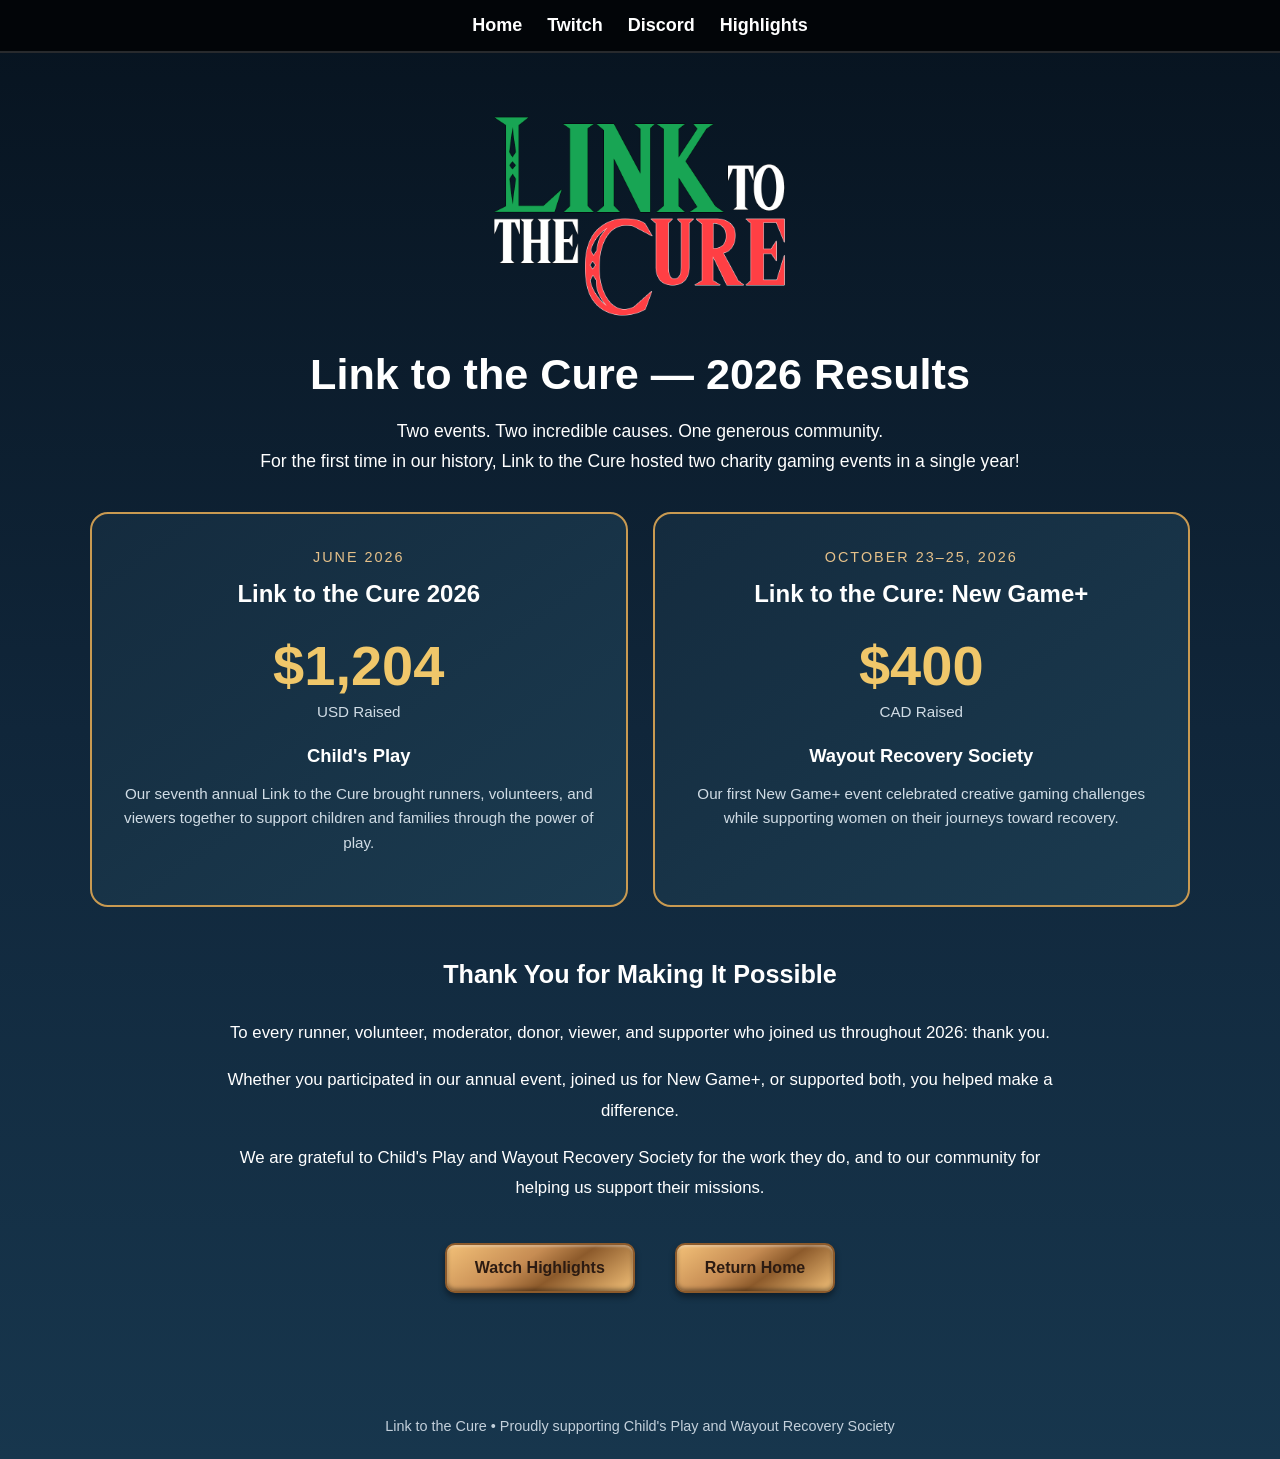
<file: results.html>
<!DOCTYPE html>
<html lang="en">
<head>
  <meta charset="UTF-8">
  <meta name="viewport" content="width=device-width, initial-scale=1.0">

  <title>Link to the Cure | 2026 Results</title>

  <link rel="icon" type="image/png" href="8-bitheart.png">
  <link rel="stylesheet" href="home.css">

  <style>
    /* Results page layout */
    .results-page {
      max-width: 1100px;
      margin: 40px auto;
      padding: 20px;
      text-align: center;
      color: #fff;
    }

    .results-logo {
      display: block;
      width: 300px;
      max-width: 85%;
      height: auto;
      margin: 0 auto 30px;
    }

    .results-page h1 {
      font-size: clamp(1.8rem, 4vw, 2.7rem);
      margin-bottom: 15px;
    }

    .results-intro {
      font-size: 1.1rem;
      line-height: 1.7;
      margin-bottom: 35px;
    }

    /* Two event cards */
    .results-grid {
      display: grid;
      grid-template-columns: repeat(2, minmax(0, 1fr));
      gap: 25px;
      margin: 35px 0;
    }

    .result-card {
      background: linear-gradient(145deg, #142b3e, #1b3b50);
      border: 2px solid #c99a51;
      border-radius: 18px;
      padding: 35px 25px;
      box-sizing: border-box;
    }

    .result-date {
      color: #e6c18a;
      font-size: 0.9rem;
      letter-spacing: 2px;
      text-transform: uppercase;
      margin-bottom: 15px;
    }

    .result-card h2 {
      font-size: 1.5rem;
      margin: 10px 0 25px;
    }

    .result-amount {
      font-size: clamp(2.5rem, 5vw, 3.5rem);
      font-weight: bold;
      color: #f0c76a;
      margin: 15px 0 5px;
    }

    .result-currency {
      color: #d0dce5;
      font-size: 0.95rem;
      margin-bottom: 25px;
    }

    .result-charity {
      font-size: 1.15rem;
      font-weight: bold;
      margin-bottom: 10px;
    }

    .result-description {
      color: #d0dce5;
      line-height: 1.6;
      font-size: 0.95rem;
    }

    /* Thank-you section */
    .results-thanks {
      max-width: 850px;
      margin: 45px auto 30px;
      line-height: 1.8;
      font-size: 1.05rem;
    }

    .results-actions {
      display: flex;
      justify-content: center;
      flex-wrap: wrap;
      gap: 20px;
      margin: 30px 0;
    }

    .results-footer {
      text-align: center;
      padding: 25px 15px;
      color: #c3d0db;
      font-size: 0.9rem;
    }

    /* Mobile layout */
    @media (max-width: 700px) {
      .results-page {
        margin: 20px auto;
        padding: 15px;
      }

      .results-grid {
        grid-template-columns: 1fr;
        gap: 20px;
      }

      .result-card {
        padding: 30px 20px;
      }

      .results-logo {
        width: 240px;
      }
    }
  </style>
</head>

<body>

  <nav class="navbar">
    <a href="index.html">Home</a>
    <a href="https://twitch.tv/linktothecure" target="_blank" rel="noopener noreferrer">Twitch</a>
    <a href="https://discord.gg/Wd9zp66AXA" target="_blank" rel="noopener noreferrer">Discord</a>
    <a href="https://www.youtube.com/@linktothecure4130" target="_blank" rel="noopener noreferrer">Highlights</a>
  </nav>

  <main class="results-page">

    <img
      src="lttc_logonew.png"
      alt="Link to the Cure logo"
      class="results-logo"
    >

    <h1>Link to the Cure — 2026 Results</h1>

    <p class="results-intro">
      Two events. Two incredible causes. One generous community.
      <br>
      For the first time in our history, Link to the Cure
      hosted two charity gaming events in a single year!
    </p>

    <!-- EVENT RESULTS -->
    <div class="results-grid">

      <!-- MAIN EVENT -->
      <article class="result-card">

        <div class="result-date">June 2026</div>

        <h2>Link to the Cure 2026</h2>

        <div class="result-amount">$1,204</div>
        <div class="result-currency">USD Raised</div>

        <div class="result-charity">Child's Play</div>

        <p class="result-description">
          Our seventh annual Link to the Cure brought
          runners, volunteers, and viewers together
          to support children and families through
          the power of play.
        </p>

      </article>

      <!-- NEW GAME+ -->
      <article class="result-card">

        <div class="result-date">October 23–25, 2026</div>

        <h2>Link to the Cure: New Game+</h2>

        <div class="result-amount">$400</div>
        <div class="result-currency">CAD Raised</div>

        <div class="result-charity">Wayout Recovery Society</div>

        <p class="result-description">
          Our first New Game+ event celebrated
          creative gaming challenges while supporting
          women on their journeys toward recovery.
        </p>

      </article>

    </div>

    <!-- COMMUNITY THANK YOU -->
    <section class="results-thanks">

      <h2>Thank You for Making It Possible</h2>

      <p>
        To every runner, volunteer, moderator, donor,
        viewer, and supporter who joined us throughout
        2026: thank you.
      </p>

      <p>
        Whether you participated in our annual event,
        joined us for New Game+, or supported both,
        you helped make a difference.
      </p>

      <p>
        We are grateful to Child's Play and Wayout Recovery Society
        for the work they do, and to our community
        for helping us support their missions.
      </p>

    </section>

    <!-- BUTTONS -->
    <div class="results-actions">

      <a
        class="button"
        href="https://www.youtube.com/@linktothecure4130"
        target="_blank"
        rel="noopener noreferrer"
      >
        Watch Highlights
      </a>

      <a class="button" href="index.html">
        Return Home
      </a>

    </div>

  </main>

  <footer class="results-footer">
    Link to the Cure • Proudly supporting Child's Play
    and Wayout Recovery Society
  </footer>

</body>
</html>
</file>
<file: home.css>
:root {
  --deep-navy: #10263A;
  --teal: #17364D;
  --bronze: #C68C53;
  --bronze-light: #F2C078;
  --bronze-dark: #8C5A2B;
  --burgundy: #7A263A;
  --white: #FFFFFF;
  --soft-white: #E6E6E6;
  --black-glass: rgba(0, 0, 0, 0.45);
}

html {
  scroll-behavior: smooth;
}

body {
  margin: 0;
  font-family: Arial, sans-serif;
  background: linear-gradient(180deg, #07131f, var(--deep-navy), var(--teal));
  color: var(--white);
  text-align: center;
}

.navbar {
  display: flex;
  justify-content: center;
  gap: 25px;
  padding: 15px;
  background: rgba(0, 0, 0, 0.75);
  border-bottom: 2px solid rgba(255,255,255,0.15);
  flex-wrap: wrap;
}

.navbar a {
  color: var(--white);
  text-decoration: none;
  font-weight: bold;
  font-size: 18px;
  transition: color 0.2s ease;
}

.navbar a:hover {
  color: var(--burgundy);
}

.hero {
  padding: 60px 20px 40px;
}

.hero-logo {
  max-width: 520px;
  width: 90%;
  height: auto;
  margin-bottom: 20px;
}

.hero h1 {
  font-size: 3rem;
  margin: 10px 0;
  color: var(--bronze-light);
  text-shadow:
    0 1px 0 rgba(255,255,255,0.3),
    0 -2px 4px rgba(0,0,0,0.7);
}

.hero p {
  font-size: 1.3rem;
  color: var(--soft-white);
  max-width: 800px;
  margin: 10px auto;
}
.hero-button {
    margin-top: 20px;
}

.section {
  width: 90%;
  max-width: 1100px;
  margin: 30px auto;
  padding: 28px;
  box-sizing: border-box;
}

.section h2 {
  color: var(--bronze-light);
  font-size: 2rem;
  margin-bottom: 20px;
  text-shadow:
    0 1px 0 rgba(255,255,255,0.25),
    0 -1px 2px rgba(0,0,0,0.7);
}

.event-grid {
  display: flex;
  gap: 24px;
  justify-content: center;
  align-items: stretch;
  flex-wrap: wrap;
}

.event-card {
  flex: 1 1 300px;
  max-width: 460px;
  background: linear-gradient(180deg, var(--teal), #0B1D2A);
  border: 2px solid var(--bronze);
  border-radius: 14px;
  padding: 24px;
  box-sizing: border-box;
  box-shadow:
    inset 0 1px 0 rgba(255,255,255,0.25),
    inset 0 -2px 4px rgba(0,0,0,0.5),
    0 4px 10px rgba(0,0,0,0.4);
}

.event-card h3 {
  color: var(--bronze-light);
  font-size: 1.7rem;
  margin-top: 0;
}

.event-card p {
  color: var(--soft-white);
  font-size: 1.05rem;
  line-height: 1.5;
}

.status {
  display: inline-block;
  margin: 12px 0;
  padding: 8px 14px;
  border-radius: 999px;
  background: rgba(0,0,0,0.35);
  border: 1px solid rgba(255,255,255,0.2);
  color: var(--bronze-light);
  font-weight: bold;
}

.button {
  display: inline-block;
  padding: 14px 28px;
  margin: 10px;
  color: #2c1b12;
  text-decoration: none;
  border-radius: 10px;
  font-weight: bold;
  border: 2px solid var(--bronze-dark);
  background: linear-gradient(
    145deg,
    var(--bronze-light),
    var(--bronze) 40%,
    var(--bronze-dark) 60%,
    var(--bronze-light)
  );
  box-shadow:
    inset 0 2px 2px rgba(255,255,255,0.3),
    inset 0 -2px 4px rgba(0,0,0,0.4),
    0 4px 6px rgba(0,0,0,0.4);
}

.button:hover {
  background: linear-gradient(
    145deg,
    #f7d08a,
    #d4a76a 40%,
    #a06b3c 60%,
    #f7d08a
  );
}

.impact-box {
  background: var(--black-glass);
  border: 2px solid rgba(198, 140, 83, 0.85);
  border-radius: 14px;
  padding: 24px;
}

.impact-stats {
  display: flex;
  justify-content: center;
  gap: 24px;
  flex-wrap: wrap;
}

.stat {
  flex: 1 1 180px;
  max-width: 260px;
}

.stat strong {
  display: inline-block;
  color: var(--bronze-light);
  font-size: 2rem;
  border-bottom: 2px solid var(--burgundy);
  padding-bottom: 4px;
  text-shadow: none;
}

.stat span {
  color: var(--soft-white);
}

footer {
  padding: 25px;
  color: #bbb;
  font-size: 0.9rem;
}

@media (max-width: 700px) {
  .hero {
    padding: 40px 16px 25px;
  }

  .hero h1 {
    font-size: 2.2rem;
  }

  .hero p {
    font-size: 1.05rem;
  }

  .section {
    padding: 18px;
  }

  .event-card {
    padding: 20px;
  }
}
}
</file>
<file: event.css>
html {
  scroll-behavior: smooth;
}

body {
  margin: 0;
  font-family: Arial, sans-serif;
  background: linear-gradient(180deg, #1C7C54, #73E2A7);
  color: white;
  text-align: center;
}

.countdown-box {
  text-align: center;
}

#countdown {
  font-size: 2rem;
  font-weight: bold;
  margin-top: 10px;
}

.box {
  border: 2px solid #c68c53;
  border-radius: 14px;
  background: linear-gradient(180deg, #1B512D, #123d22);
  width: 90%;
  max-width: 950px;
  margin: 20px auto;
  padding: 24px;
  box-sizing: border-box;
  box-shadow:
    inset 0 1px 0 rgba(255,255,255,0.25),
    inset 0 -2px 4px rgba(0,0,0,0.5),
    0 4px 10px rgba(0,0,0,0.4);
}

h1 {
  font-size: 3rem;
  margin-bottom: 5px;
}

h2 {
  color: #f2c078;
  text-shadow:
    0 1px 0 rgba(255,255,255,0.3),
    0 -1px 2px rgba(0,0,0,0.6);
}

.navbar {
  display: flex;
  justify-content: center;
  gap: 25px;
  padding: 15px;
  background: rgba(0, 0, 0, 0.6);
  border-bottom: 2px solid rgba(255,255,255,0.15);
  flex-wrap: wrap;
}

.navbar a {
  color: white;
  text-decoration: none;
  font-weight: bold;
  font-size: 18px;
  transition: color 0.2s ease;
}

.navbar a:hover {
  color: #ffd166;
}

.tagline {
  font-size: 1.2rem;
  color: #ddd;
}

.stream-wrapper {
  position: relative;
  width: 100%;
  padding-top: 56.25%;
  margin-top: 15px;
}

.stream-wrapper iframe {
  position: absolute;
  top: 0;
  left: 0;
  width: 100% !important;
  height: 100% !important;
  border: none;
  border-radius: 10px;
}

.button {
  display: inline-block;
  padding: 14px 28px;
  margin: 10px;
  color: #2c1b12;
  text-decoration: none;
  border-radius: 10px;
  font-weight: bold;
  border: 2px solid #8c5a2b;
  background: linear-gradient(
    145deg,
    #f2c078,
    #c68c53 40%,
    #8c5a2b 60%,
    #f2c078
  );
  box-shadow:
    inset 0 2px 2px rgba(255,255,255,0.3),
    inset 0 -2px 4px rgba(0,0,0,0.4),
    0 4px 6px rgba(0,0,0,0.4);
}

.button:hover {
  background: linear-gradient(
    145deg,
    #f7d08a,
    #d4a76a 40%,
    #a06b3c 60%,
    #f7d08a
  );
  box-shadow:
    inset 0 2px 2px rgba(255,255,255,0.4),
    inset 0 -2px 6px rgba(0,0,0,0.5),
    0 6px 10px rgba(0,0,0,0.5);
}

.two-column {
  display: flex;
  gap: 20px;
  justify-content: center;
  align-items: stretch;
  flex-wrap: wrap;
}

.small-box {
  flex: 1 1 300px;
  max-width: 450px;
  background: linear-gradient(180deg, #1B512D, #123d22);
  border: 2px solid #c68c53;
  border-radius: 14px;
  padding: 20px;
  box-sizing: border-box;
  box-shadow:
    inset 0 1px 0 rgba(255,255,255,0.2),
    inset 0 -2px 4px rgba(0,0,0,0.5),
    0 3px 8px rgba(0,0,0,0.3);
}

table {
  width: 100%;
  border-collapse: collapse;
  margin-top: 15px;
}

th,
td {
  padding: 10px;
  border-bottom: 1px solid #555;
}

th {
  color: #f2c078;
  text-shadow:
    0 1px 0 rgba(255,255,255,0.3),
    0 -1px 2px rgba(0,0,0,0.6);
  border-bottom: 2px solid #c68c53;
}

footer {
  padding: 25px;
  color: #bbb;
  font-size: 0.9rem;
}

.heart {
  color: #e63946;
  text-shadow: 0 0 10px rgba(230, 57, 70, 0.6);
}

.logo {
  max-width: 500px;
  width: 100%;
  height: auto;
}

/* YouTube nav hover */

.youtube-link {
  position: relative;
  display: inline-block;
  width: 110px;
  text-align: center;
  color: white;
  text-decoration: none;
  font-weight: bold;
}

.youtube-link .link-text {
  display: block;
  transition: opacity 0.25s ease;
}

.youtube-link .youtube-icon {
  position: absolute;
  top: 50%;
  left: 50%;
  transform: translate(-50%, -50%);
  opacity: 0;
  transition: opacity 0.25s ease;
  pointer-events: none;
}

.youtube-pill {
  display: flex;
  align-items: center;
  justify-content: center;
  width: 34px;
  height: 24px;
  background: #ff0000;
  border-radius: 8px;
  color: white;
  font-size: 0.9rem;
  line-height: 1;
  box-shadow: 0 0 8px rgba(255,0,0,0.45);
}

.youtube-link:hover .link-text {
  opacity: 0;
}

.youtube-link:hover .youtube-icon {
  opacity: 1;
}

/* Twitch nav hover */

.twitch-link {
  position: relative;
  display: inline-block;
  width: 90px;
  text-align: center;
  color: white;
  text-decoration: none;
  font-weight: bold;
}

.twitch-link .link-text {
  display: block;
  transition: opacity 0.25s ease;
}

.twitch-link .twitch-icon {
  position: absolute;
  top: 50%;
  left: 50%;
  transform: translate(-50%, -50%);
  opacity: 0;
  transition: opacity 0.25s ease;
  pointer-events: none;
}

.twitch-link .twitch-icon img {
  width: 32px;
  height: auto;
  filter: drop-shadow(0 0 6px rgba(145,70,255,0.5));
}

.twitch-link:hover .link-text {
  opacity: 0;
}

.twitch-link:hover .twitch-icon {
  opacity: 1;
}

/* Discord nav hover */

.discord-link {
  position: relative;
  display: inline-block;
  width: 100px;
  text-align: center;
  color: white;
  text-decoration: none;
  font-weight: bold;
}

.discord-link .link-text {
  display: block;
  transition: opacity 0.25s ease;
}

.discord-link .discord-icon {
  position: absolute;
  top: 50%;
  left: 50%;
  transform: translate(-50%, -50%);
  opacity: 0;
  transition: opacity 0.25s ease;
  pointer-events: none;
}

.discord-pill {
  display: flex;
  align-items: center;
  justify-content: center;
  width: 34px;
  height: 24px;
  background: #5865F2;
  border-radius: 8px;
  color: white;
  font-size: 0.9rem;
  line-height: 1;
  box-shadow: 0 0 8px rgba(88,101,242,0.45);
}

.discord-icon img {
  width: 32px;
  height: auto;
  filter: drop-shadow(0 0 6px rgba(88,101,242,0.5));
}

.discord-link:hover .link-text {
  opacity: 0;
}

.discord-link:hover .discord-icon {
  opacity: 1;
}

/* Donate nav hover */

.donate-link {
  position: relative;
  display: inline-block;
  width: 90px;
  text-align: center;
  color: white;
  text-decoration: none;
  font-weight: bold;
}

.donate-link .link-text {
  display: block;
  transition: opacity 0.25s ease;
}

.donate-link .donate-icon {
  position: absolute;
  top: 50%;
  left: 50%;
  transform: translate(-50%, -50%);
  opacity: 0;
  transition: opacity 0.25s ease;
  pointer-events: none;
}

.donate-link .donate-icon img {
  width: 34px;
  height: auto;
  filter: drop-shadow(0 0 6px rgba(0,255,120,0.35));
}

.donate-link:hover .link-text {
  opacity: 0;
}

.donate-link:hover .donate-icon {
  opacity: 1;
}

/* Mobile */

@media (max-width: 600px) {
  h1 {
    font-size: 2.2rem;
  }

  .box {
    padding: 18px;
  }

  th,
  td {
    font-size: 0.9rem;
    padding: 8px;
  }
}
</file>
<file: event2.css>
```css
html {
  scroll-behavior: smooth;
}

:root {
  --bg-top: #24182E;
  --bg-mid: #3D2554;
  --bg-bottom: #6A1F2B;

  --panel-bg: #2F1D3D;
  --panel-bg-dark: #22142D;

  --gold: #C9A85A;
  --gold-bright: #E0C57A;

  --text-main: #E8E1D3;
  --text-soft: #CFC3B0;

  --button-bg: #8C6239;
  --button-hover: #D8BC72;
}

body {
  margin: 0;
  min-height: 100vh;
  font-family: Arial, sans-serif;
  color: var(--text-main);
  background: linear-gradient(
    180deg,
    var(--bg-top) 0%,
    var(--bg-mid) 45%,
    var(--bg-bottom) 100%
  );
  background-attachment: fixed;
  text-align: center;
}

.navbar {
  display: flex;
  justify-content: center;
  gap: 25px;
  padding: 15px;
  background: rgba(27, 16, 36, 0.9);
  border-bottom: 2px solid var(--gold);
  flex-wrap: wrap;
}

.navbar a {
  color: var(--text-main);
  text-decoration: none;
  font-weight: bold;
  font-size: 18px;
  transition: color 0.2s ease;
}

.navbar a:hover {
  color: var(--gold-bright);
}

.box,
.small-box {
  background: linear-gradient(180deg, var(--panel-bg), var(--panel-bg-dark));
  border: 2px solid var(--gold);
  border-radius: 14px;
  box-sizing: border-box;
  box-shadow:
    inset 0 1px 0 rgba(255,255,255,0.12),
    inset 0 -2px 4px rgba(0,0,0,0.55),
    0 4px 12px rgba(0,0,0,0.45);
}

.box {
  width: 90%;
  max-width: 950px;
  margin: 20px auto;
  padding: 24px;
}

.small-box {
  flex: 1 1 300px;
  max-width: 450px;
  padding: 20px;
}

h1 {
  font-size: 3rem;
  margin-bottom: 5px;
  color: var(--gold-bright);
}

h2,
th {
  color: var(--gold-bright);
  text-shadow:
    0 1px 0 rgba(255,255,255,0.15),
    0 -1px 2px rgba(0,0,0,0.75);
}

.tagline {
  font-size: 1.2rem;
  color: var(--text-soft);
}

.countdown-box {
  text-align: center;
}

#countdown {
  font-size: 2rem;
  font-weight: bold;
  margin-top: 10px;
  color: var(--gold-bright);
}

.logo {
  max-width: 500px;
  width: 100%;
  height: auto;
}

.stream-wrapper {
  position: relative;
  width: 100%;
  padding-top: 56.25%;
  margin-top: 15px;
}

.stream-wrapper iframe {
  position: absolute;
  top: 0;
  left: 0;
  width: 100% !important;
  height: 100% !important;
  border: none;
  border-radius: 10px;
}

.button {
  display: inline-block;
  padding: 14px 28px;
  margin: 10px;
  color: #1B1024;
  text-decoration: none;
  border-radius: 10px;
  font-weight: bold;
  border: 2px solid var(--gold);
  background: linear-gradient(
    145deg,
    var(--gold-bright),
    var(--gold) 45%,
    var(--button-bg)
  );
  box-shadow:
    inset 0 2px 2px rgba(255,255,255,0.25),
    inset 0 -2px 4px rgba(0,0,0,0.45),
    0 4px 6px rgba(0,0,0,0.45);
}

.button:hover {
  background: linear-gradient(
    145deg,
    #F0D58A,
    var(--button-hover) 45%,
    var(--button-bg)
  );
  box-shadow:
    inset 0 2px 2px rgba(255,255,255,0.35),
    inset 0 -2px 6px rgba(0,0,0,0.55),
    0 6px 10px rgba(0,0,0,0.55);
}

.two-column {
  display: flex;
  gap: 20px;
  justify-content: center;
  align-items: stretch;
  flex-wrap: wrap;
}

table {
  width: 100%;
  border-collapse: collapse;
  margin-top: 15px;
}

th,
td {
  padding: 10px;
  border-bottom: 1px solid rgba(232,225,211,0.25);
}

th {
  border-bottom: 2px solid var(--gold);
}

footer {
  padding: 25px;
  color: var(--text-soft);
  font-size: 0.9rem;
}

.heart {
  color: #e63946;
  text-shadow: 0 0 10px rgba(230, 57, 70, 0.6);
}

/* YouTube nav hover */

.youtube-link,
.twitch-link,
.discord-link,
.donate-link {
  position: relative;
  display: inline-block;
  text-align: center;
  color: var(--text-main);
  text-decoration: none;
  font-weight: bold;
}

.youtube-link {
  width: 110px;
}

.twitch-link,
.donate-link {
  width: 90px;
}

.discord-link {
  width: 100px;
}

.link-text {
  display: block;
  transition: opacity 0.25s ease;
}

.youtube-icon,
.twitch-icon,
.discord-icon,
.donate-icon {
  position: absolute;
  top: 50%;
  left: 50%;
  transform: translate(-50%, -50%);
  opacity: 0;
  transition: opacity 0.25s ease;
  pointer-events: none;
}

.youtube-link:hover .link-text,
.twitch-link:hover .link-text,
.discord-link:hover .link-text,
.donate-link:hover .link-text {
  opacity: 0;
}

.youtube-link:hover .youtube-icon,
.twitch-link:hover .twitch-icon,
.discord-link:hover .discord-icon,
.donate-link:hover .donate-icon {
  opacity: 1;
}

.youtube-pill,
.discord-pill {
  display: flex;
  align-items: center;
  justify-content: center;
  width: 34px;
  height: 24px;
  border-radius: 8px;
  color: white;
  font-size: 0.9rem;
  line-height: 1;
}

.youtube-pill {
  background: #ff0000;
  box-shadow: 0 0 8px rgba(255,0,0,0.45);
}

.discord-pill {
  background: #5865F2;
  box-shadow: 0 0 8px rgba(88,101,242,0.45);
}

.twitch-icon img,
.discord-icon img,
.donate-icon img {
  width: 32px;
  height: auto;
}

.twitch-icon img {
  filter: drop-shadow(0 0 6px rgba(145,70,255,0.5));
}

.discord-icon img {
  filter: drop-shadow(0 0 6px rgba(88,101,242,0.5));
}

.donate-icon img {
  width: 34px;
  filter: drop-shadow(0 0 6px rgba(201,168,90,0.45));
}

/* Mobile */

@media (max-width: 600px) {
  h1 {
    font-size: 2.2rem;
  }

  .box {
    padding: 18px;
  }

  th,
  td {
    font-size: 0.9rem;
    padding: 8px;
  }

  .navbar {
    gap: 14px;
    padding: 12px;
  }

  .navbar a {
    font-size: 16px;
  }

  #countdown {
    font-size: 1.5rem;
  }
}
/* ===== SCHEDULE DAY BREAKS ===== */

.schedule-marker {
    color: #f3cf68;
    font-size: 1.1rem;
    font-weight: bold;
    letter-spacing: 1px;
    padding: 14px 10px !important;
    background: rgba(0, 0, 0, 0.18);
}
/* ===== TREIFLA NÜRBURGRING PROMOTIONAL BANNER ===== */

.treifla-promo {
    width: 100%;
    max-width: 900px;
    margin: 30px auto;
}

.treifla-promo img {
    display: block;
    width: 100%;
    height: auto;
    border-radius: 12px;
}

/* ===== END TREIFLA PROMO ===== */
</file>
